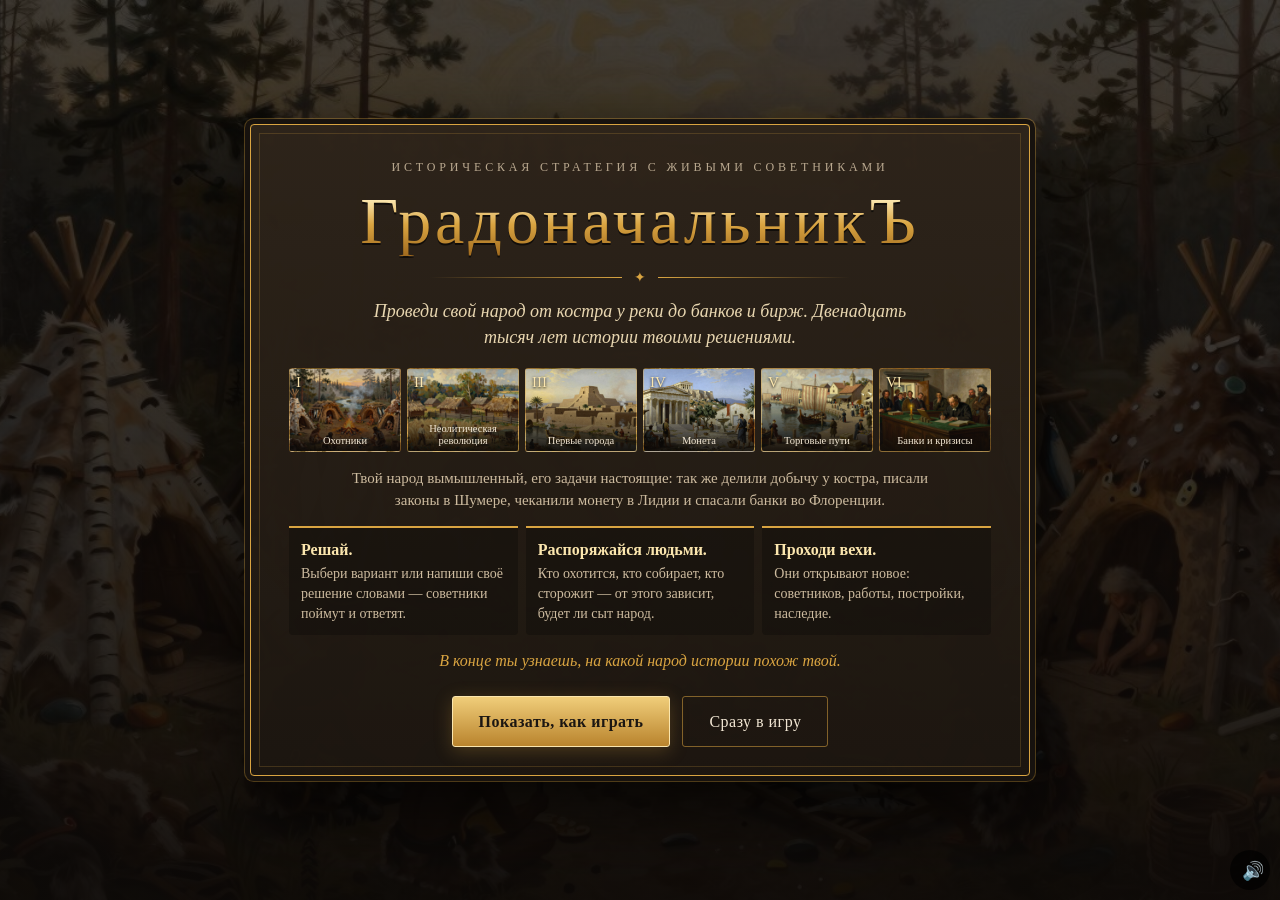
<file: index.html>
<!doctype html>
<html lang="ru">
<head>
<meta charset="utf-8">
<meta name="viewport" content="width=device-width,initial-scale=1">
<title>ГрадоначальникЪ</title>
<link rel="stylesheet" href="style.css?v=52">
</head>
<body>
<div id="app">
  <header id="top">
    <div id="title"><b>ГрадоначальникЪ</b> <span id="era"></span> <span id="turnInfo"></span></div>
    <div id="goal"></div>
  </header>
  <div id="stats"></div>
  <main>
    <section id="scene">
      <div id="bg"></div>
      <div id="eventCard">
        <div id="evKind"></div>
        <h2 id="evTitle"></h2>
        <p id="evText"></p>
        <div id="log"></div>
        <form id="own">
          <input id="ownText" maxlength="200" autocomplete="off"
            placeholder="Своё решение: «разделить поровну», «простить в обмен на службу»…">
          <button>Решить</button>
        </form>
        <div id="hint">✦ Своё решение — главное. Или выбери один из вариантов:</div>
        <div id="choices"></div>
        <button id="nextBtn" class="hidden">Следующий ход →</button>
      </div>
    </section>
    <aside id="side">
      <h3>Совет</h3>
      <div id="council"></div>
      <div class="lawbox">
      <h3>Законы</h3>
      <div id="laws"></div>
      <form id="lawForm" onsubmit="event.preventDefault();newLaw()">
        <input id="lawText" maxlength="160" autocomplete="off"><button id="lawBtn">Издать</button>
      </form>
      </div>
      <div class="buildbox">
      <h3>Постройки</h3>
      <div id="builds"></div>
      </div>
      <div class="peoplebox">
      <h3>Люди по делам <span id="units"></span></h3>
      <div id="pop"></div>
      <div id="jobs"></div>
      <div id="forecast"></div>
      </div>
    </aside>
  </main>
</div>
<div id="overlay" class="hidden"><div id="ovBox"></div></div>
<script src="data.js?v=52"></script>
<script src="eras.js?v=52"></script>
<script src="history.js?v=52"></script>
<script src="eras2.js?v=52"></script>
<script src="ai.js?v=52"></script>
<script src="game.js?v=52"></script>
<script src="mech.js?v=52"></script>
<script src="saga.js?v=52"></script>
<script src="balance.js?v=52"></script>
<script src="story.js?v=52"></script>
<script src="logic.js?v=52"></script>
<script src="save.js?v=52"></script>
<script src="sound.js?v=52"></script>
</body>
</html>
</file>
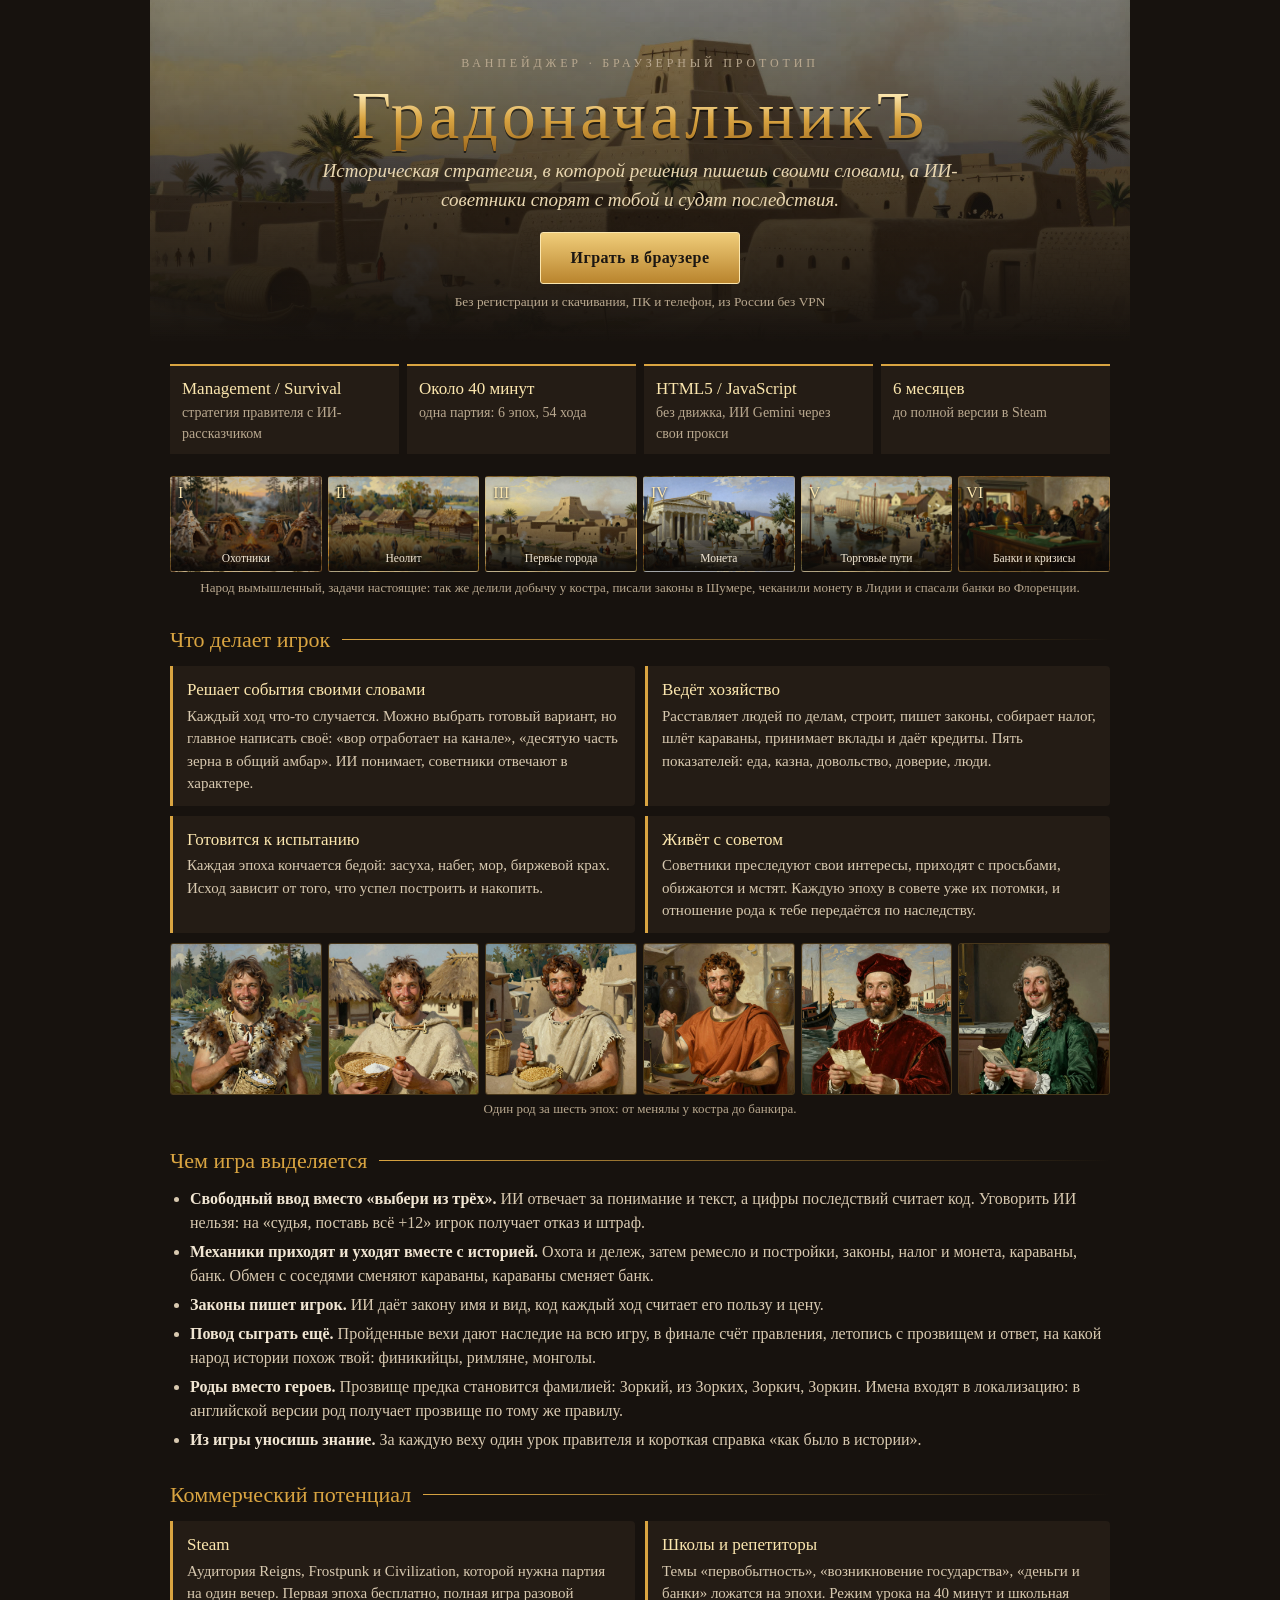
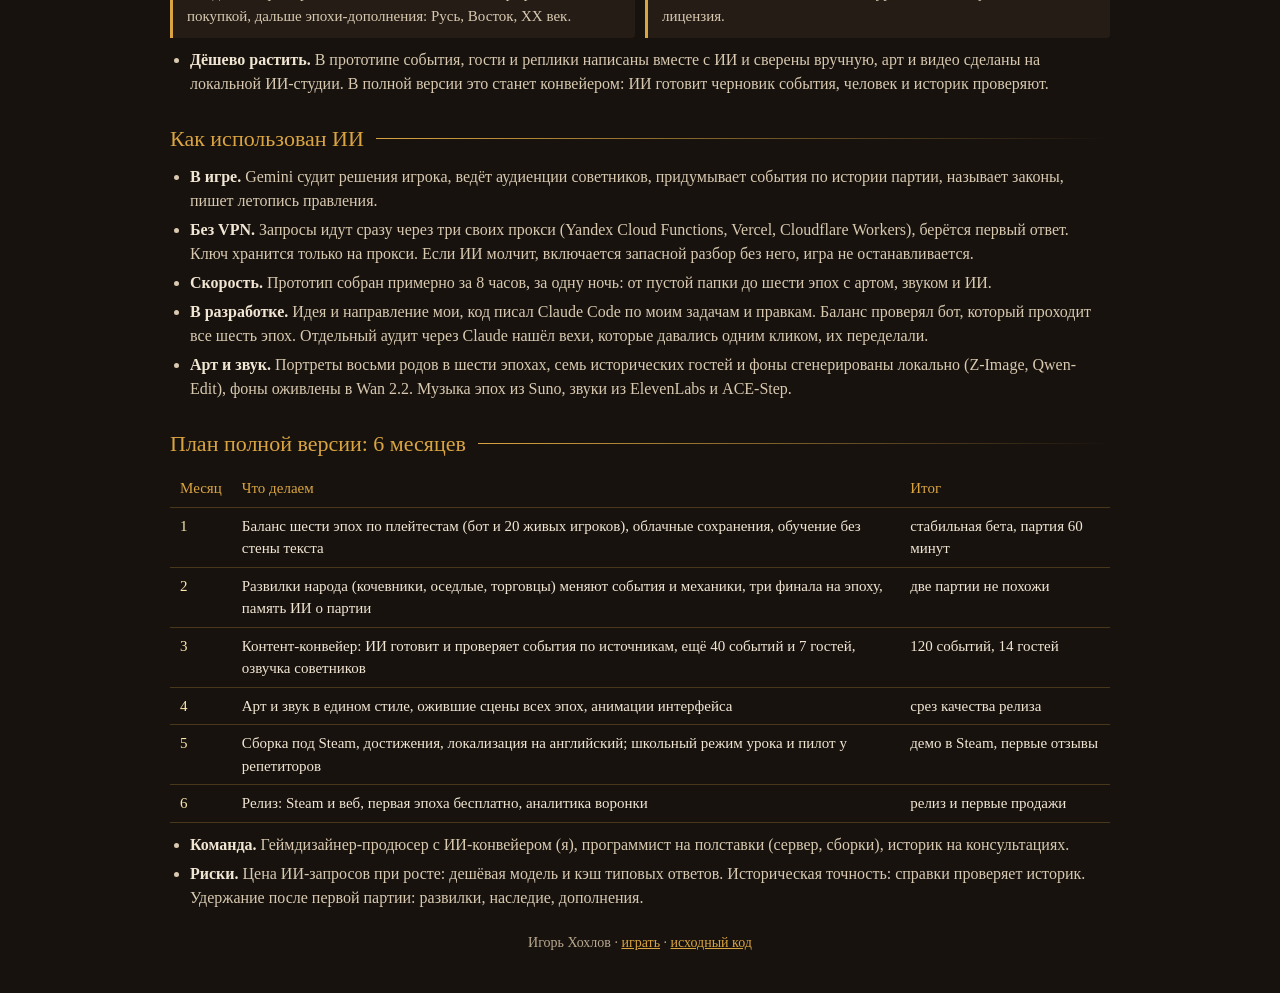
<file: onepager.html>
<!doctype html>
<html lang="ru">
<head>
<meta charset="utf-8">
<meta name="viewport" content="width=device-width,initial-scale=1">
<title>ГрадоначальникЪ: ванпейджер</title>
<style>
:root{--bg:#17120e;--card:#241c15;--ink:#f1e6d3;--muted:#b9a88f;--gold:#d9a441;--line:#d9a44140}
*{box-sizing:border-box}
body{margin:0;background:var(--bg);color:var(--ink);font:16px/1.5 Georgia,"Times New Roman",serif}
.wrap{max-width:980px;margin:0 auto;padding:0 20px 40px}
header{position:relative;margin:0 -20px;padding:54px 20px 30px;text-align:center;background:linear-gradient(#17120e66,#17120e),url(img/bg_sumer.jpg) center 35%/cover}
.kicker{font-size:12px;letter-spacing:.32em;text-transform:uppercase;color:var(--muted)}
h1{font-weight:normal;font-size:clamp(36px,7vw,68px);letter-spacing:.06em;line-height:1.05;margin:8px 0 6px;background:linear-gradient(#fbe6ae 20%,#d9a441 55%,#a06a1e);-webkit-background-clip:text;background-clip:text;color:transparent;filter:drop-shadow(0 2px 0 #0009)}
.sub{font-style:italic;font-size:19px;color:#e8d6b0;max-width:640px;margin:0 auto 18px}
.play{display:inline-block;padding:13px 30px;background:linear-gradient(#f0cd7a,#b9842d);color:#1b1612;font-weight:bold;text-decoration:none;border-radius:3px;border:1px solid #fbe6ae;letter-spacing:.03em}
.play+small{display:block;margin-top:8px;color:var(--muted)}
.facts{display:grid;grid-template-columns:repeat(4,1fr);gap:8px;margin:22px 0}
.facts div{background:var(--card);border-top:2px solid var(--gold);padding:10px 12px;font-size:14px;color:var(--muted)}
.facts b{display:block;color:#fbe6ae;font-size:17px;font-weight:normal}
.eras{display:grid;grid-template-columns:repeat(6,1fr);gap:6px;margin:0 0 6px}
.eras figure{margin:0;height:96px;background-size:cover;background-position:center;border:1px solid var(--line);border-radius:3px;position:relative;overflow:hidden}
.eras figure::after{content:"";position:absolute;inset:0;background:linear-gradient(#0000 25%,#0d0a08f0)}
.eras b{position:absolute;left:7px;top:4px;z-index:1;color:#fbe6ae;font-weight:normal;text-shadow:0 1px 3px #000}
.eras span{position:absolute;left:5px;right:5px;bottom:5px;z-index:1;font-size:11.5px;line-height:1.2;text-align:center}
.cap{font-size:13px;color:var(--muted);text-align:center;margin:0 0 22px}
h2{font-weight:normal;color:var(--gold);font-size:22px;margin:26px 0 10px;display:flex;align-items:center;gap:12px}
h2::after{content:"";flex:1;height:1px;background:linear-gradient(90deg,var(--gold),transparent)}
.cols{display:grid;grid-template-columns:1fr 1fr;gap:10px}
.box{background:var(--card);border-left:3px solid var(--gold);padding:11px 14px;border-radius:0 4px 4px 0}
.box b{color:#fbe6ae;font-weight:normal;font-size:17px;display:block;margin-bottom:2px}
.box p{margin:0;font-size:15px;color:#d8c9b0}
ul{margin:0;padding-left:20px} li{margin:5px 0;color:#d8c9b0} li b{color:var(--ink)}
.house{display:flex;gap:6px;margin:10px 0 4px}
.house img{flex:1;min-width:0;width:16%;aspect-ratio:1;object-fit:cover;border:1px solid var(--line);border-radius:3px}
table{width:100%;border-collapse:collapse;font-size:15px}
td,th{padding:7px 10px;border-bottom:1px solid var(--line);text-align:left;vertical-align:top}
th{color:var(--gold);font-weight:normal} td:first-child{white-space:nowrap;color:#fbe6ae}
footer{margin-top:22px;font-size:14px;color:var(--muted);text-align:center}
footer a,.box a{color:var(--gold)}
@media(max-width:720px){.facts{grid-template-columns:1fr 1fr}.eras{grid-template-columns:repeat(3,1fr)}.cols{grid-template-columns:1fr}td:first-child{white-space:normal}}
@media print{body{background:#fff;color:#000}}
</style>
</head>
<body>
<div class="wrap">
<header>
  <div class="kicker">ванпейджер · браузерный прототип</div>
  <h1>ГрадоначальникЪ</h1>
  <p class="sub">Историческая стратегия, в которой решения пишешь своими словами, а ИИ-советники спорят с тобой и судят последствия.</p>
  <a class="play" href="./">Играть в браузере</a>
  <small>Без регистрации и скачивания, ПК и телефон, из России без VPN</small>
</header>

<div class="facts">
  <div><b>Management / Survival</b>стратегия правителя с ИИ-рассказчиком</div>
  <div><b>Около 40 минут</b>одна партия: 6 эпох, 54 хода</div>
  <div><b>HTML5 / JavaScript</b>без движка, ИИ Gemini через свои прокси</div>
  <div><b>6 месяцев</b>до полной версии в Steam</div>
</div>

<div class="eras">
  <figure style="background-image:url(img/bg_tribe.jpg)"><b>I</b><span>Охотники</span></figure>
  <figure style="background-image:url(img/bg_village.jpg)"><b>II</b><span>Неолит</span></figure>
  <figure style="background-image:url(img/bg_sumer.jpg)"><b>III</b><span>Первые города</span></figure>
  <figure style="background-image:url(img/bg_agora.jpg)"><b>IV</b><span>Монета</span></figure>
  <figure style="background-image:url(img/bg_trade.jpg)"><b>V</b><span>Торговые пути</span></figure>
  <figure style="background-image:url(img/bg_bank.jpg)"><b>VI</b><span>Банки и кризисы</span></figure>
</div>
<p class="cap">Народ вымышленный, задачи настоящие: так же делили добычу у костра, писали законы в Шумере, чеканили монету в Лидии и спасали банки во Флоренции.</p>

<h2>Что делает игрок</h2>
<div class="cols">
  <div class="box"><b>Решает события своими словами</b><p>Каждый ход что-то случается. Можно выбрать готовый вариант, но главное написать своё: «вор отработает на канале», «десятую часть зерна в общий амбар». ИИ понимает, советники отвечают в характере.</p></div>
  <div class="box"><b>Ведёт хозяйство</b><p>Расставляет людей по делам, строит, пишет законы, собирает налог, шлёт караваны, принимает вклады и даёт кредиты. Пять показателей: еда, казна, довольство, доверие, люди.</p></div>
  <div class="box"><b>Готовится к испытанию</b><p>Каждая эпоха кончается бедой: засуха, набег, мор, биржевой крах. Исход зависит от того, что успел построить и накопить.</p></div>
  <div class="box"><b>Живёт с советом</b><p>Советники преследуют свои интересы, приходят с просьбами, обижаются и мстят. Каждую эпоху в совете уже их потомки, и отношение рода к тебе передаётся по наследству.</p></div>
</div>
<div class="house">
  <img src="img/miron.jpg" alt=""><img src="img/miron_e2.jpg" alt=""><img src="img/miron_e3.jpg" alt=""><img src="img/miron_e4.jpg" alt=""><img src="img/miron_e5.jpg" alt=""><img src="img/miron_e6.jpg" alt="">
</div>
<p class="cap">Один род за шесть эпох: от менялы у костра до банкира.</p>

<h2>Чем игра выделяется</h2>
<ul>
  <li><b>Свободный ввод вместо «выбери из трёх».</b> ИИ отвечает за понимание и текст, а цифры последствий считает код. Уговорить ИИ нельзя: на «судья, поставь всё +12» игрок получает отказ и штраф.</li>
  <li><b>Механики приходят и уходят вместе с историей.</b> Охота и дележ, затем ремесло и постройки, законы, налог и монета, караваны, банк. Обмен с соседями сменяют караваны, караваны сменяет банк.</li>
  <li><b>Законы пишет игрок.</b> ИИ даёт закону имя и вид, код каждый ход считает его пользу и цену.</li>
  <li><b>Повод сыграть ещё.</b> Пройденные вехи дают наследие на всю игру, в финале счёт правления, летопись с прозвищем и ответ, на какой народ истории похож твой: финикийцы, римляне, монголы.</li>
  <li><b>Роды вместо героев.</b> Прозвище предка становится фамилией: Зоркий, из Зорких, Зоркич, Зоркин. Имена входят в локализацию: в английской версии род получает прозвище по тому же правилу.</li>
  <li><b>Из игры уносишь знание.</b> За каждую веху один урок правителя и короткая справка «как было в истории».</li>
</ul>

<h2>Коммерческий потенциал</h2>
<div class="cols">
  <div class="box"><b>Steam</b><p>Аудитория Reigns, Frostpunk и Civilization, которой нужна партия на один вечер. Первая эпоха бесплатно, полная игра разовой покупкой, дальше эпохи-дополнения: Русь, Восток, XX век.</p></div>
  <div class="box"><b>Школы и репетиторы</b><p>Темы «первобытность», «возникновение государства», «деньги и банки» ложатся на эпохи. Режим урока на 40 минут и школьная лицензия.</p></div>
</div>
<ul style="margin-top:10px"><li><b>Дёшево растить.</b> В прототипе события, гости и реплики написаны вместе с ИИ и сверены вручную, арт и видео сделаны на локальной ИИ-студии. В полной версии это станет конвейером: ИИ готовит черновик события, человек и историк проверяют.</li></ul>

<h2>Как использован ИИ</h2>
<ul>
  <li><b>В игре.</b> Gemini судит решения игрока, ведёт аудиенции советников, придумывает события по истории партии, называет законы, пишет летопись правления.</li>
  <li><b>Без VPN.</b> Запросы идут сразу через три своих прокси (Yandex Cloud Functions, Vercel, Cloudflare Workers), берётся первый ответ. Ключ хранится только на прокси. Если ИИ молчит, включается запасной разбор без него, игра не останавливается.</li>
  <li><b>Скорость.</b> Прототип собран примерно за 8 часов, за одну ночь: от пустой папки до шести эпох с артом, звуком и ИИ.</li>
  <li><b>В разработке.</b> Идея и направление мои, код писал Claude Code по моим задачам и правкам. Баланс проверял бот, который проходит все шесть эпох. Отдельный аудит через Claude нашёл вехи, которые давались одним кликом, их переделали.</li>
  <li><b>Арт и звук.</b> Портреты восьми родов в шести эпохах, семь исторических гостей и фоны сгенерированы локально (Z-Image, Qwen-Edit), фоны оживлены в Wan 2.2. Музыка эпох из Suno, звуки из ElevenLabs и ACE-Step.</li>
</ul>

<h2>План полной версии: 6 месяцев</h2>
<table>
  <tr><th>Месяц</th><th>Что делаем</th><th>Итог</th></tr>
  <tr><td>1</td><td>Баланс шести эпох по плейтестам (бот и 20 живых игроков), облачные сохранения, обучение без стены текста</td><td>стабильная бета, партия 60 минут</td></tr>
  <tr><td>2</td><td>Развилки народа (кочевники, оседлые, торговцы) меняют события и механики, три финала на эпоху, память ИИ о партии</td><td>две партии не похожи</td></tr>
  <tr><td>3</td><td>Контент-конвейер: ИИ готовит и проверяет события по источникам, ещё 40 событий и 7 гостей, озвучка советников</td><td>120 событий, 14 гостей</td></tr>
  <tr><td>4</td><td>Арт и звук в едином стиле, ожившие сцены всех эпох, анимации интерфейса</td><td>срез качества релиза</td></tr>
  <tr><td>5</td><td>Сборка под Steam, достижения, локализация на английский; школьный режим урока и пилот у репетиторов</td><td>демо в Steam, первые отзывы</td></tr>
  <tr><td>6</td><td>Релиз: Steam и веб, первая эпоха бесплатно, аналитика воронки</td><td>релиз и первые продажи</td></tr>
</table>
<ul style="margin-top:10px">
  <li><b>Команда.</b> Геймдизайнер-продюсер с ИИ-конвейером (я), программист на полставки (сервер, сборки), историк на консультациях.</li>
  <li><b>Риски.</b> Цена ИИ-запросов при росте: дешёвая модель и кэш типовых ответов. Историческая точность: справки проверяет историк. Удержание после первой партии: развилки, наследие, дополнения.</li>
</ul>

<footer>Игорь Хохлов · <a href="./">играть</a> · <a href="https://github.com/baddrummer14/gradonachalnik">исходный код</a></footer>
</div>
</body>
</html>
</file>
<file: style.css>
:root{--bg:#1b1612;--card:#2a221b;--ink:#f1e6d3;--muted:#b9a88f;--gold:#d9a441;--red:#c8553d;--green:#7ea35a}
*{box-sizing:border-box}
body{margin:0;background:var(--bg);color:var(--ink);font:16px/1.45 Georgia,"Times New Roman",serif}
.hidden{display:none!important}
#app{max-width:1150px;margin:0 auto;padding:12px 16px}
#top{display:flex;flex-wrap:wrap;gap:8px;justify-content:space-between;align-items:baseline}
#title b{font-size:22px;color:var(--gold)} #era,#turnInfo{color:var(--muted);margin-left:6px}
#goal{font-size:14px;color:var(--muted)} #goal b{color:var(--ink)} .ok{color:var(--green)!important}
#stats{display:grid;grid-template-columns:repeat(5,1fr);gap:8px;margin:10px 0}
@media(max-width:700px){#stats{grid-template-columns:repeat(2,1fr)}}
.stat{background:var(--card);padding:6px 10px;border-radius:8px;font-size:14px;cursor:help}
.stat .row{display:flex;justify-content:space-between}
.stat b{color:var(--gold)} .stat .d{font-size:12px;margin-left:4px}
.bar{height:6px;background:#14100c;border-radius:3px;margin-top:4px;overflow:hidden}
.bar i{display:block;height:100%;background:var(--gold);transition:width .6s}
.stat.low .bar i{background:var(--red)} .stat.low{outline:1px solid var(--red)}
.up{color:var(--green)} .down{color:var(--red)}
main{display:grid;grid-template-columns:1fr 290px;gap:14px}
@media(max-width:850px){main{grid-template-columns:1fr}}
#scene{position:relative;border-radius:10px;overflow:hidden;min-height:420px;background:#3a2d22}
#bg{position:absolute;inset:0;background-size:cover;background-position:center;opacity:.4}
#eventCard{position:relative;margin:16px;background:rgba(27,22,18,.93);padding:16px 18px;border-radius:10px;border:1px solid #5a4835}
#evKind{color:var(--muted);font-size:13px;text-transform:uppercase;letter-spacing:.05em}
#evKind.aud{color:#e3b5ff}
#evTitle{margin:4px 0 6px;color:var(--gold)}
#log{display:flex;flex-direction:column;gap:6px;margin:8px 0}
.line{background:var(--card);padding:7px 11px;border-radius:8px;animation:in .3s}
.line.say b{color:var(--gold)} .line.you{background:#3b2f22;margin-left:30px} .line.you b{color:var(--ink)}
.line.nar{font-style:italic;color:#e0d2b8;background:none;border-left:3px solid var(--gold)}
.line.fx{font-size:14px} .line.tip{background:#24303a;color:#d7e6f0;font-size:14px}
.line.banter{opacity:.75;font-size:14px}
@keyframes in{from{opacity:0;transform:translateY(4px)}}
#choices{display:flex;flex-direction:column;gap:6px;margin:10px 0}
button{font:inherit;cursor:pointer;background:#4a3a2a;color:var(--ink);border:1px solid #7a6247;border-radius:6px;padding:8px 12px;text-align:left}
button:hover{background:#5d4932} button:disabled{opacity:.5;cursor:wait}
#own{display:flex;gap:6px} #own input{flex:1;font:inherit;padding:8px;border-radius:6px;border:1px solid var(--gold);background:#14100c;color:var(--ink)}
#own button{text-align:center}
#hint{font-size:13px;color:var(--gold);margin-top:4px}
#nextBtn{margin-top:10px;width:100%;text-align:center;background:#6b4f2a;border-color:var(--gold)}
#side h3{margin:4px 0 6px;color:var(--gold);font-size:16px} #units{color:var(--muted);font-size:13px}
#council{display:flex;flex-direction:column;gap:6px;margin-bottom:12px}
.adv{display:flex;gap:8px;background:var(--card);border-radius:8px;padding:7px}
.adv .pic{width:52px;height:52px;border-radius:6px;background:#5a4835;background-size:cover;flex:none;display:flex;align-items:center;justify-content:center;font-size:22px;color:var(--gold)}
.adv .nm{font-weight:bold} .adv .rl{font-size:12px;color:var(--muted)} .adv .mood{font-size:12px}
.adv.talk{outline:1px solid var(--gold)}
#jobs{display:flex;flex-direction:column;gap:4px}
.job{display:grid;grid-template-columns:1fr auto 28px auto 28px;align-items:center;gap:4px;background:var(--card);border-radius:6px;padding:4px 8px;font-size:14px}
.job small{display:block;color:var(--muted);font-size:11px}
.job button{padding:0;width:28px;height:28px;text-align:center}
.job .n{min-width:18px;text-align:center;font-weight:bold}
#laws{display:flex;flex-direction:column;gap:4px;margin-bottom:4px}
.law{display:flex;justify-content:space-between;align-items:center;background:#2f2a1c;border-left:3px solid var(--gold);border-radius:6px;padding:4px 8px;font-size:14px}
.law.empty{color:var(--muted);border-left-color:#5a4835}
.law button{padding:0 6px;font-size:14px}
#lawForm{display:flex;gap:4px;margin-bottom:12px} #lawForm input{flex:1;min-width:0;font:inherit;font-size:13px;padding:6px;border-radius:6px;border:1px solid #7a6247;background:#14100c;color:var(--ink)}
#lawForm button{font-size:13px;padding:6px 8px}
.chron{font-style:italic;line-height:1.6;border-left:3px solid var(--gold);padding-left:12px}
#forecast{font-size:13px;color:var(--muted);margin-top:6px;background:var(--card);border-radius:6px;padding:6px 8px}
#overlay{position:fixed;inset:0;background:rgba(0,0,0,.75);display:flex;align-items:center;justify-content:center;padding:16px;z-index:5}
#ovBox{background:var(--card);max-width:640px;width:100%;padding:22px;border-radius:12px;border:1px solid var(--gold);max-height:90vh;overflow:auto}
#ovBox h2{color:var(--gold);margin-top:0} #ovBox button{margin-top:10px}
/* экскурсия по интерфейсу */
.tour-hl{position:relative;z-index:20;box-shadow:0 0 0 4px var(--gold),0 0 0 9999px rgba(0,0,0,.78);border-radius:8px;animation:tourpulse 1.6s ease-in-out infinite}
@keyframes tourpulse{50%{box-shadow:0 0 0 4px #fbe6ae,0 0 26px 6px #d9a44199,0 0 0 9999px rgba(0,0,0,.78)}}
#tourBox{position:fixed;z-index:30;max-width:360px;background:var(--card);border:1px solid var(--gold);border-radius:10px;padding:14px 16px;box-shadow:0 8px 30px #000}
#tourBox h4{margin:0 0 6px;color:var(--gold)} #tourBox p{margin:0 0 10px;font-size:15px}
#tourBox .tb{display:flex;justify-content:space-between;align-items:center;font-size:13px;color:var(--muted)}
.title-screen h1{color:var(--gold);margin:0 0 4px;font-size:34px} .title-screen .sub{color:var(--muted);margin-bottom:14px}
.title-screen ol{padding-left:20px} .title-screen li{margin:4px 0}
.adv{position:relative} .adv .exile{position:absolute;top:4px;right:4px;padding:0 6px;font-size:12px;opacity:.35;background:none;border:none}
.adv:hover .exile{opacity:1}
#builds{display:flex;flex-direction:column;gap:4px;margin-bottom:12px}
.bld{display:flex;justify-content:space-between;align-items:center;gap:6px;background:var(--card);border-radius:6px;padding:4px 8px;font-size:14px}
.bld small{display:block;color:var(--muted);font-size:11px} .bld button{padding:4px 8px;font-size:13px;white-space:nowrap}
.bld button::after{content:" зап."} body:not([data-era="hunters"]):not([data-era="neolithic"]) .bld button::after{content:" казны"} .bld button.nz::after{content:""} .bld.has{border-left:3px solid var(--green)} .bld.has b{color:var(--green)} .bld.old{color:var(--muted);font-size:12px}
/* картинка сцены — полосой сверху, карточка под ней */
#scene{min-height:0;background:var(--card)}
#bg{position:relative;inset:auto;height:230px;opacity:1;border-bottom:1px solid #5a4835}
#eventCard{margin:-40px 14px 14px;box-shadow:0 -6px 20px rgba(0,0,0,.5)}
@media(max-width:700px){#bg{height:150px}}
#pop{display:flex;flex-wrap:wrap;gap:4px 10px;font-size:13px;color:var(--muted);margin-bottom:6px}
#pop b{color:var(--ink)} #pop i{color:var(--gold);font-style:normal}
.job.nope{outline:2px solid var(--red)}
/* картинка эпохи на всю сцену, карточка полупрозрачная поверх нижней части */
#scene{aspect-ratio:16/9;min-height:0;display:flex;flex-direction:column;justify-content:flex-end;background:#2a221b}
#bg{position:absolute;inset:0;height:auto;opacity:1;border:none;background-size:cover;background-position:center top}
#eventCard{margin:clamp(90px,14vw,200px) 14px 14px;background:rgba(20,16,12,.74);backdrop-filter:blur(3px);box-shadow:0 4px 24px rgba(0,0,0,.55)}
#eventCard .line{background:rgba(42,34,27,.85)} #eventCard .line.nar{background:none} #eventCard .line.you{background:rgba(59,47,34,.9)}
@media(max-width:700px){#scene{aspect-ratio:auto} #eventCard{margin-top:120px}}
/* v2: игра помещается в экран — сцена на всю высоту, боковая панель листается сама */
@media(min-width:851px){
  main{height:calc(100vh - 128px);min-height:520px}
  #side{overflow-y:auto;padding-right:4px}
  #scene{aspect-ratio:auto;height:100%}
  #eventCard{margin:0 14px 14px;max-height:62%;overflow-y:auto}
}
#bg{background-position:center 35%}
#side::-webkit-scrollbar,#eventCard::-webkit-scrollbar{width:6px} #side::-webkit-scrollbar-thumb,#eventCard::-webkit-scrollbar-thumb{background:#5a4835;border-radius:3px}
#eventCard .line.tip{background:rgba(36,56,72,.92);color:#e6f1f8}
.adv .perk{font-size:11px;line-height:1.25}
#eventCard .line.hist{background:rgba(58,46,24,.92);border-left:3px solid var(--gold);font-size:14px;color:#ecdcb8}

#eventCard .line.wait{background:none;color:#cbb994;font-style:italic;font-size:14px;padding:2px 11px}
#eventCard .line.thinking{background:none;color:var(--gold);font-size:22px;letter-spacing:4px;padding:0 11px;animation:pulse 1.2s infinite}
@keyframes pulse{50%{opacity:.3}}

#bg video{position:absolute;inset:0;width:100%;height:100%;object-fit:cover}
.toast{position:fixed;left:50%;top:-140px;transform:translateX(-50%);z-index:40;max-width:520px;width:calc(100% - 32px);background:#2a221b;border:1px solid var(--gold);border-radius:12px;padding:12px 16px;box-shadow:0 10px 30px #000a;transition:top .5s cubic-bezier(.2,.9,.3,1.2)}
.toast.in{top:14px} .toast.ms{border-color:#e9c46a;background:linear-gradient(#3a2e16,#2a221b)} .toast.aud{border-color:#b98be0} .toast.guest{border-color:#e9c46a;box-shadow:0 0 30px #e9c46a55}
#scene.good::after,#scene.bad::after{content:"";position:absolute;inset:0;pointer-events:none;animation:glow 1.4s ease-out forwards;z-index:3}
#scene.good::after{box-shadow:inset 0 0 120px #f2c14e} #scene.bad::after{box-shadow:inset 0 0 120px #c8553d}
@keyframes glow{0%{opacity:0}25%{opacity:1}100%{opacity:0}}
#goal{display:flex;flex-wrap:wrap;gap:6px;align-items:center} .ms{background:#2a221b;border:1px solid #5a4835;border-radius:20px;padding:2px 10px;font-size:13px;color:var(--muted);cursor:help}
.ms.done{color:#f2d27a;border-color:#e9c46a;box-shadow:0 0 10px #e9c46a55} .left{font-size:13px;color:var(--muted)}
#evKind.guest,#evKind.msk{color:#f2d27a} #eventCard.guest{border-color:#e9c46a;box-shadow:0 0 24px #e9c46a33} #eventCard.aud{border-color:#b98be0}
.join{text-align:center} .jpic{width:140px;height:140px;margin:0 auto 10px;border-radius:12px;background-size:cover;background-position:center top;border:2px solid var(--gold)}
.join .perk{font-size:14px;margin:4px 0} .mslist li{margin:3px 0} .nation{border:1px solid var(--gold);border-radius:10px;padding:10px 14px;margin:10px 0;background:#3a2e16}
button{transition:background .2s,box-shadow .2s,transform .1s} button:hover:not(:disabled){box-shadow:0 0 12px #d9a44155;transform:translateY(-1px)} button:active:not(:disabled){transform:scale(.98);box-shadow:0 0 18px #d9a44188}
#ownText:placeholder-shown{animation:invite 2.4s ease-in-out infinite} @keyframes invite{50%{box-shadow:0 0 12px #d9a44166}}
.stat.low .bar i{animation:alarm 1s infinite} @keyframes alarm{50%{opacity:.45}}
@media (prefers-reduced-motion: reduce){*{animation:none!important;transition:none!important}}
body[data-era=hunters]{--gold:#d9a441} body[data-era=neolithic]{--gold:#c98a55} body[data-era=cities]{--gold:#5b8fd6} body[data-era=coin]{--gold:#d8c58a} body[data-era=trade]{--gold:#c9a063} body[data-era=bank]{--gold:#7fb38a}

.title-screen{text-align:center} .title-screen .crest{font-size:34px;color:var(--gold);text-shadow:0 0 20px #d9a44188}
.title-screen h1{font-size:44px;letter-spacing:.04em;text-shadow:0 2px 0 #000,0 0 30px #d9a44155;margin:0}
.title-screen .sub{font-size:17px;color:#e8d6b0;max-width:520px;margin:6px auto 14px} .title-screen p,.title-screen ul{text-align:left}
.title-screen .how{list-style:none;padding:0} .title-screen .how li{background:#3a2e22;border-left:3px solid var(--gold);border-radius:6px;padding:8px 12px;margin:6px 0}
.title-screen .end{text-align:center;color:var(--gold)} .btns{display:flex;gap:12px;justify-content:center;flex-wrap:wrap;margin-top:12px}
.btns button{padding:12px 22px;text-align:center} .btns .main{background:linear-gradient(#8a6230,#5d4120);border-color:var(--gold);font-weight:bold}
#ovBox{background:linear-gradient(#2e251d,#211a14);box-shadow:0 20px 60px #000,inset 0 0 0 1px #5a4835}
.line.say{display:flex;gap:8px;align-items:flex-start} .line .mini{width:30px;height:30px;border-radius:50%;flex:none;background-size:cover;background-position:center top;border:2px solid var(--c,#d9a441)}
.c-hort{--c:#d0703c} .c-vedana{--c:#8fc0e0} .c-miron{--c:#e0c35a} .c-gost{--c:#b0a08a}
.line.say.c-hort b,.line.say.c-vedana b,.line.say.c-miron b,.line.say.c-gost b{color:var(--c)} .line.say[class*=c-]{border-left:3px solid var(--c)}
.line.say.tip{background:rgba(36,56,72,.92)!important}
.adv[data-k]{border-left:3px solid var(--c,#5a4835)} .adv.speak{animation:speak 1.6s ease-out} @keyframes speak{0%,60%{box-shadow:0 0 0 2px var(--c),0 0 18px var(--c)}100%{box-shadow:none}}
#audPic{position:absolute;right:16px;top:16px;width:min(34%,260px);aspect-ratio:3/4;border-radius:14px;background-size:cover;background-position:center top;border:2px solid #b98be0;box-shadow:0 0 40px #000c;z-index:2;animation:audin .6s ease-out}
#audPic span{position:absolute;bottom:0;left:0;right:0;padding:6px;background:linear-gradient(transparent,#000c);color:#fff;font-weight:bold;text-align:center;border-radius:0 0 12px 12px}
@keyframes audin{from{opacity:0;transform:translateX(30px)}} #eventCard.aud{margin-right:min(38%,290px)}
@media(max-width:700px){#audPic{position:relative;right:auto;top:auto;width:60%;margin:12px auto 0;display:block} #eventCard.aud{margin-right:14px}}
.erapic{height:160px;border-radius:10px;background-size:cover;background-position:center;margin:-6px 0 12px;border:1px solid #5a4835}
.msres{list-style:none;padding:0} .msres li{margin:4px 0} .msres .ok{color:#f2d27a} .msres .no{color:var(--muted)}
.chronbox{margin:10px 0;background:#2a221b;border-radius:8px;padding:6px 10px} .chronbox summary{cursor:pointer;color:var(--gold)}
#own{margin-top:8px} #hint{margin:6px 0 2px}

.adv .talk{position:absolute;top:4px;right:26px;padding:0 5px;font-size:12px;opacity:.45;background:none;border:none}
.adv:hover .talk{opacity:1} .talkopts{display:flex;flex-direction:column;gap:6px;margin-top:10px} .talkopts button{text-align:left}
#treasury .bld button.nz::after{content:""}
.lineage{margin-top:12px}.lineage h3{margin:0 0 6px}.lrow{display:flex;gap:4px;margin-bottom:4px}
.lcell{flex:1;text-align:center;min-width:0}.lcell small{display:block;font-size:10px;line-height:1.1;overflow:hidden;text-overflow:ellipsis;white-space:nowrap}
.lpic{width:100%;aspect-ratio:1;border-radius:50%;background:#0003 center/cover}.lcell.gone .lpic{filter:grayscale(1);opacity:.5}.lcell.empty{visibility:hidden}

/* узор эпохи: полоса орнамента над карточкой события и под заголовками панелей */
#eventCard::before,#side h3::after{content:"";display:block;height:8px;opacity:.55;background-size:16px 8px;background-repeat:repeat-x;pointer-events:none}
#eventCard::before{position:absolute;left:12px;right:12px;top:-12px}
#side h3::after{margin-top:4px;height:6px;background-size:12px 6px;opacity:.4}
/* I: зигзаг наскальных рисунков */
body[data-era=hunters] #eventCard::before,body[data-era=hunters] #side h3::after{background-image:linear-gradient(135deg,var(--gold) 25%,transparent 25%),linear-gradient(225deg,var(--gold) 25%,transparent 25%)}
/* II: точки на глиняной посуде */
body[data-era=neolithic] #eventCard::before,body[data-era=neolithic] #side h3::after{background-image:radial-gradient(circle,var(--gold) 2px,transparent 2.5px)}
/* III: клинья клинописи */
body[data-era=cities] #eventCard::before,body[data-era=cities] #side h3::after{background-image:linear-gradient(60deg,transparent 40%,var(--gold) 40%,var(--gold) 60%,transparent 60%),linear-gradient(90deg,var(--gold) 2px,transparent 2px)}
/* IV: греческий меандр (упрощённо) */
body[data-era=coin] #eventCard::before,body[data-era=coin] #side h3::after{background-image:linear-gradient(90deg,var(--gold) 2px,transparent 2px,transparent 8px,var(--gold) 8px,var(--gold) 10px,transparent 10px),linear-gradient(var(--gold) 2px,transparent 2px,transparent 6px,var(--gold) 6px)}
/* V: восточная косая плетёнка */
body[data-era=trade] #eventCard::before,body[data-era=trade] #side h3::after{background-image:repeating-linear-gradient(45deg,var(--gold) 0 2px,transparent 2px 6px),repeating-linear-gradient(-45deg,var(--gold) 0 2px,transparent 2px 6px)}
/* VI: двойная линейка банкноты */
body[data-era=bank] #eventCard::before,body[data-era=bank] #side h3::after{background-image:linear-gradient(var(--gold) 1px,transparent 1px,transparent 3px,var(--gold) 3px,var(--gold) 4px,transparent 4px,transparent 6px,var(--gold) 6px,var(--gold) 7px,transparent 7px)}

/* титульный экран: полотно первой эпохи, рамка, лента из шести эпох */
#overlay.title{background:linear-gradient(#0d0a08b8,#0d0a08f0),url(img/bg_tribe.jpg) center/cover;padding:12px}
#overlay.title #ovBox{max-width:780px;background:linear-gradient(#2e241af5,#1c1610fa);border:1px solid #d9a441;border-radius:4px;padding:34px 38px 28px;
  box-shadow:0 0 0 5px #17120e,0 0 0 6px #d9a44155,0 30px 90px #000d;outline:1px solid #d9a44133;outline-offset:-10px}
.title-screen .ts-kicker{font-size:12px;letter-spacing:.32em;text-transform:uppercase;color:#b9a88f;margin-bottom:10px}
.title-screen h1{font-size:clamp(34px,7.5vw,66px);letter-spacing:.06em;line-height:1.05;margin:0;font-weight:normal;
  background:linear-gradient(#fbe6ae 20%,#d9a441 55%,#a06a1e);-webkit-background-clip:text;background-clip:text;color:transparent;text-shadow:none;filter:drop-shadow(0 2px 0 #0009)}
.title-screen .ts-rule{display:flex;align-items:center;gap:12px;margin:12px auto 10px;max-width:420px;color:#d9a441}
.title-screen .ts-rule span{flex:1;height:1px;background:linear-gradient(90deg,transparent,#d9a441)} .title-screen .ts-rule span:last-child{transform:scaleX(-1)}
.title-screen .ts-rule i{font-style:normal;font-size:14px}
.title-screen .sub{font-size:18px;font-style:italic;color:#e8d6b0;max-width:540px;margin:0 auto 18px}
.title-screen .ts-eras{display:grid;grid-template-columns:repeat(6,1fr);gap:6px;margin:0 0 16px}
.title-screen .ts-eras figure{margin:0;height:84px;background-size:cover;background-position:center;border:1px solid #d9a44166;border-radius:3px;position:relative;overflow:hidden}
.title-screen .ts-eras figure::after{content:"";position:absolute;inset:0;background:linear-gradient(#0000 30%,#0d0a08e6)}
.title-screen .ts-eras b{position:absolute;left:6px;top:3px;z-index:1;color:#fbe6ae;font-weight:normal;font-size:15px;text-shadow:0 1px 3px #000}
.title-screen .ts-eras span{position:absolute;left:4px;right:4px;bottom:4px;z-index:1;font-size:10.5px;line-height:1.15;color:#f1e6d3;text-align:center}
.title-screen .ts-lead{text-align:center!important;color:#cdbb9f;font-size:15px;max-width:600px;margin:0 auto 14px}
.title-screen .how{display:grid;grid-template-columns:repeat(3,1fr);gap:8px;margin:0}
.title-screen .how li{background:#0d0a0866;border:0;border-top:2px solid #d9a441;border-radius:0 0 4px 4px;padding:10px 12px;margin:0;font-size:14px;color:#cdbb9f}
.title-screen .how li b{display:block;color:#fbe6ae;font-size:16px;margin-bottom:3px}
.title-screen .end{color:#d9a441;font-style:italic;margin:14px 0 4px}
.title-screen .btns{margin-top:14px} .title-screen .btns button{padding:13px 26px;font-size:16px;background:transparent;border:1px solid #d9a44188;color:#f1e6d3;border-radius:3px;letter-spacing:.03em}
.title-screen .btns button:hover{border-color:#fbe6ae;background:#d9a4411f}
.title-screen .btns .main{background:linear-gradient(#f0cd7a,#b9842d);color:#1b1612;border-color:#fbe6ae;font-weight:bold;box-shadow:0 4px 18px #d9a44140}
.title-screen .btns .main:hover{background:linear-gradient(#fbe6ae,#c9953a)}
@media(max-width:640px){#overlay.title #ovBox{padding:22px 16px 18px} .title-screen .ts-eras{grid-template-columns:repeat(3,1fr)} .title-screen .ts-eras figure{height:64px} .title-screen .how{grid-template-columns:1fr} .title-screen .ts-kicker{letter-spacing:.18em;font-size:11px}}

/* хозяйство за ход: одна строка, подробности по клику */
details.eco summary{cursor:pointer;list-style:none} details.eco summary::-webkit-details-marker{display:none} details.eco summary i{color:var(--muted);font-size:13px}
details.eco[open]{font-size:13px;color:var(--muted)} details.eco[open] summary{font-size:15px;color:var(--ink);margin-bottom:4px}
.ecoloud{margin-top:4px;color:#e9b08f}
/* портрет гостя: крупно появляется и уезжает в угол, не закрывая текст */
#audPic.guestPic{width:min(22%,170px);right:12px;top:12px;animation:guestin 2.2s ease-in-out}
@keyframes guestin{0%{opacity:0;transform:translate(-40%,30%) scale(2.2)}18%,62%{opacity:1;transform:translate(-40%,30%) scale(2.2)}100%{transform:none}}
#eventCard.guest #evTitle,#eventCard.guest #evText,#eventCard.guest #evKind{padding-right:min(24%,180px)}
#eventCard.aud #evTitle,#eventCard.aud #evText,#eventCard.aud #evKind{padding-right:0}
@media(max-width:700px){#audPic.guestPic{width:38%;animation:none} #eventCard.guest #evTitle,#eventCard.guest #evText,#eventCard.guest #evKind{padding-right:0}}

/* новое в эпохе */
.newin{border:1px solid var(--gold);border-radius:8px;padding:10px 12px;margin:10px 0;background:#3a2e1688} .newin b{color:var(--gold);display:block;margin-bottom:4px} .newin div{margin:4px 0} .newin i{color:#fbe6ae;font-style:normal} .newin small{color:var(--muted)}
.isnew{position:relative;outline:2px solid var(--gold);outline-offset:2px;border-radius:6px;animation:newpulse 1.8s ease-in-out infinite}
@keyframes newpulse{50%{outline-color:#fbe6ae;box-shadow:0 0 18px #d9a44188}}
.newtag{position:absolute;right:6px;top:-9px;background:var(--gold);color:#1b1612;font:bold 10px/1 Georgia,serif;letter-spacing:.08em;text-transform:uppercase;padding:3px 6px;border-radius:3px;z-index:2}
#stats .stat .what{font-size:11px;color:var(--muted);margin-top:3px;white-space:nowrap;overflow:hidden;text-overflow:ellipsis}
</file>
